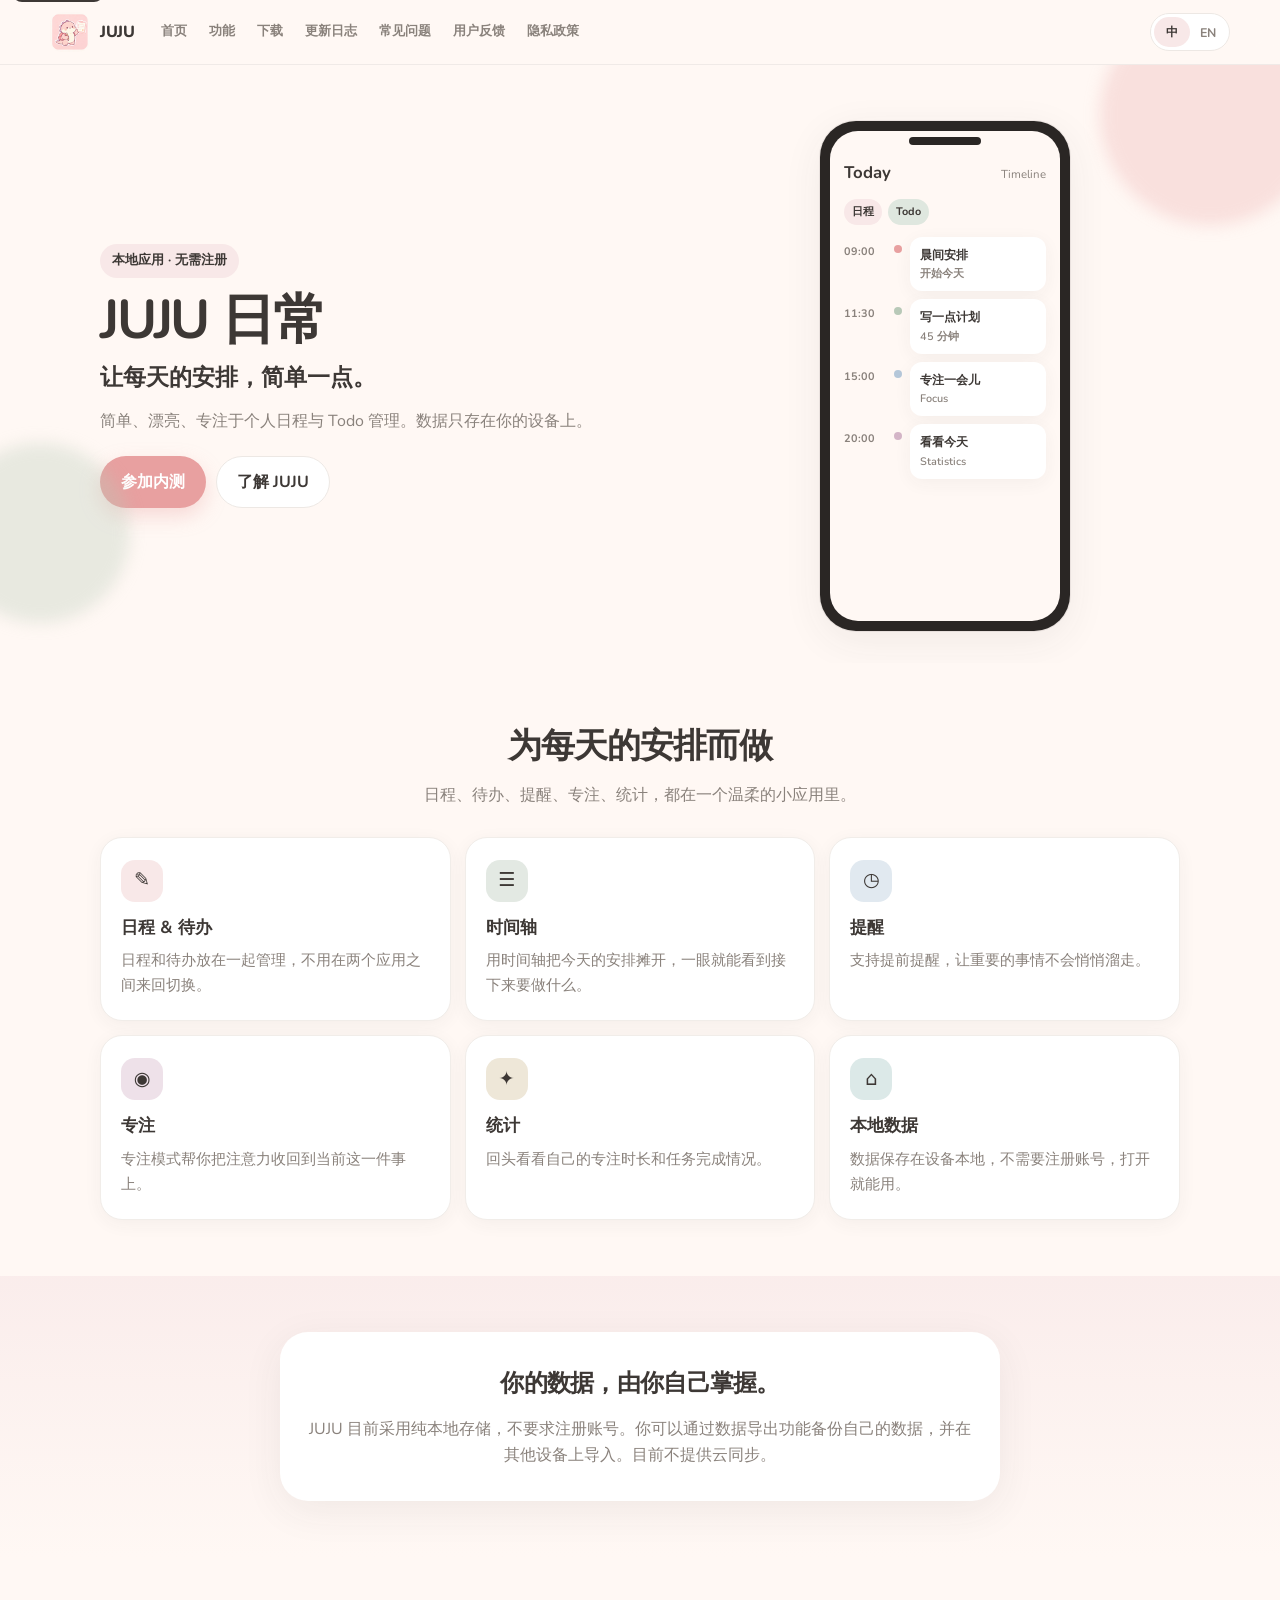
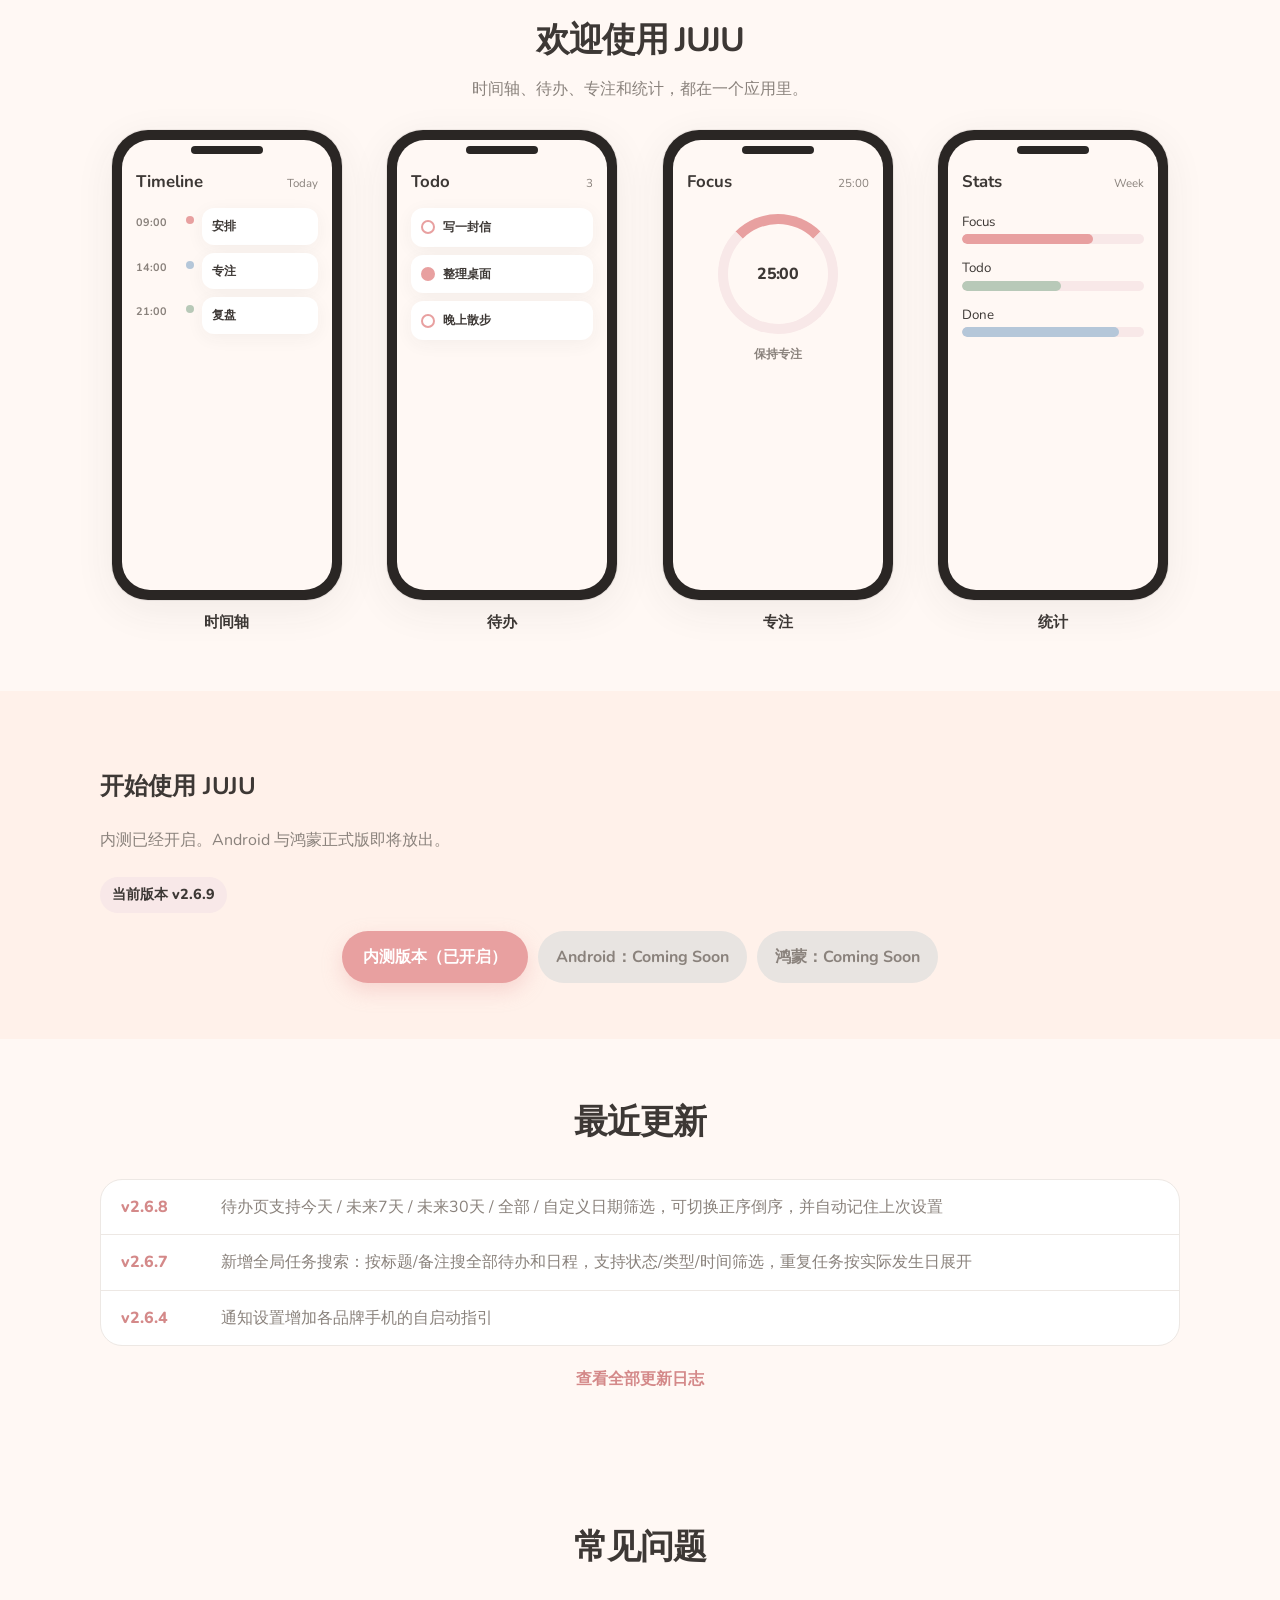
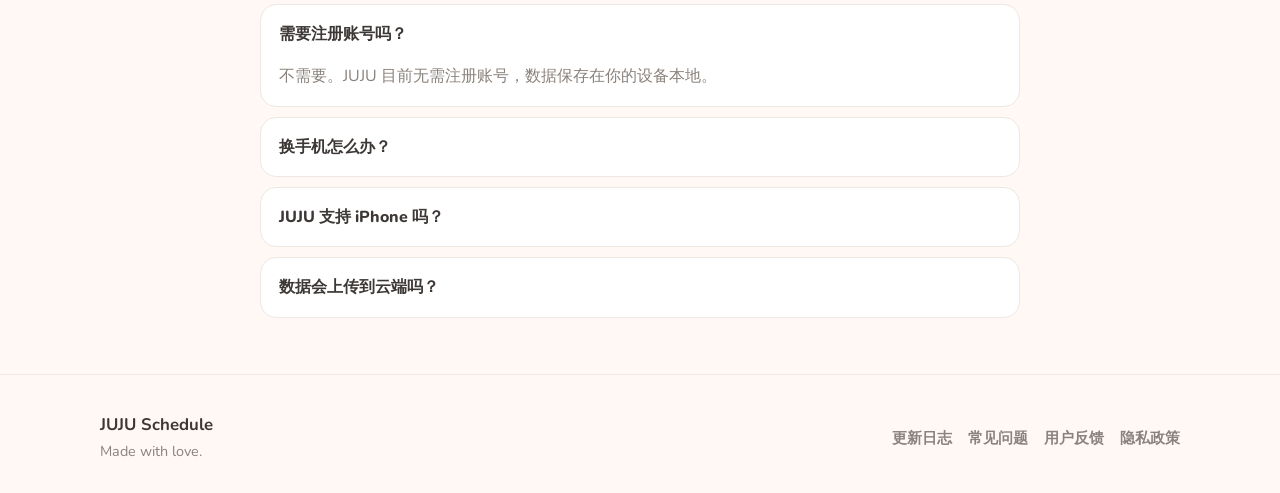
<file: website/index.html>
<!DOCTYPE html>
<html lang="zh-CN">
  <head>
    <meta charset="UTF-8" />
    <meta name="viewport" content="width=device-width, initial-scale=1" />
    <title data-i18n="pageTitle">JUJU Schedule — 让每天的安排，简单一点</title>
    <meta
      name="description"
      content="JUJU Schedule 是一个简单、漂亮、专注于个人日程与 Todo 管理的本地应用。无需注册，数据保存在你的设备上。"
    />
    <meta name="theme-color" content="#FFF8F4" />
    <link rel="canonical" href="./" />
    <link rel="icon" type="image/png" href="assets/logo.png" />
    <link rel="apple-touch-icon" href="assets/logo.png" />
    <meta property="og:type" content="website" />
    <meta property="og:site_name" content="JUJU Schedule" />
    <meta property="og:title" content="JUJU Schedule — 让每天的安排，简单一点" />
    <meta
      property="og:description"
      content="简单、漂亮的个人日程与 Todo 应用。本地存储，无需注册。"
    />
    <meta property="og:image" content="assets/og-image.png" />
    <!-- 绑定域名后请改成绝对地址，例如 https://your.domain/assets/og-image.png -->
    <meta name="twitter:card" content="summary_large_image" />
    <meta name="twitter:title" content="JUJU Schedule" />
    <meta
      name="twitter:description"
      content="让每天的安排，简单一点。"
    />
    <meta name="twitter:image" content="assets/og-image.png" />
    <link rel="preconnect" href="https://fonts.googleapis.com" />
    <link rel="preconnect" href="https://fonts.gstatic.com" crossorigin />
    <link
      href="https://fonts.googleapis.com/css2?family=Nunito:wght@500;600;700;800&display=swap"
      rel="stylesheet"
    />
    <link rel="stylesheet" href="css/style.css" />
    <script type="application/ld+json">
      {
        "@context": "https://schema.org",
        "@type": "SoftwareApplication",
        "name": "JUJU Schedule",
        "alternateName": "JUJU日常",
        "applicationCategory": "LifestyleApplication",
        "operatingSystem": "Android",
        "description": "简单、漂亮、专注于个人日程与 Todo 管理的本地应用。",
        "offers": { "@type": "Offer", "price": "0", "priceCurrency": "CNY" }
      }
    </script>
  </head>
  <body>
    <a class="skip" href="#main" data-i18n="skip">跳到正文</a>
    <header class="header">
      <div class="wrap header-inner">
        <a class="brand" href="index.html">
          <img src="assets/logo.png" alt="JUJU" width="40" height="40" />
          JUJU
        </a>
        <nav class="nav" aria-label="Primary">
          <a href="index.html" data-i18n="home">首页</a>
          <a href="index.html#features" data-i18n="navFeatures">功能</a>
          <a href="index.html#download" data-i18n="navDownload">下载</a>
          <a href="changelog.html" data-i18n="navChangelog">更新日志</a>
          <a href="faq.html" data-i18n="navFaq">常见问题</a>
          <a href="feedback.html" data-i18n="navFeedback">用户反馈</a>
          <a href="privacy.html" data-i18n="navPrivacyPage">隐私政策</a>
        </nav>
        <div class="header-actions">
          <div class="lang-toggle" role="group" aria-label="Language">
            <button type="button" data-lang="zh" aria-pressed="true">中</button>
            <button type="button" data-lang="en" aria-pressed="false">EN</button>
          </div>
          <button
            class="menu-btn"
            type="button"
            aria-expanded="false"
            data-i18n-aria="menu"
            aria-label="菜单"
          >
            <svg width="22" height="22" viewBox="0 0 24 24" fill="none" aria-hidden="true">
              <path d="M4 7h16M4 12h16M4 17h16" stroke="currentColor" stroke-width="2" stroke-linecap="round"/>
            </svg>
          </button>
        </div>
      </div>
      <div class="nav-drawer">
        <nav class="wrap">
          <a href="index.html" data-i18n="home">首页</a>
          <a href="index.html#features" data-i18n="navFeatures">功能</a>
          <a href="index.html#download" data-i18n="navDownload">下载</a>
          <a href="changelog.html" data-i18n="navChangelog">更新日志</a>
          <a href="faq.html" data-i18n="navFaq">常见问题</a>
          <a href="feedback.html" data-i18n="navFeedback">用户反馈</a>
          <a href="privacy.html" data-i18n="navPrivacyPage">隐私政策</a>
        </nav>
      </div>
    </header>

    <main id="main">
      <section class="hero">
        <div class="wrap hero-grid">
          <div class="reveal">
            <span class="eyebrow" data-i18n="heroEyebrow">本地应用 · 无需注册</span>
            <h1 data-i18n="heroTitle">JUJU Schedule</h1>
            <p class="tagline" data-i18n="heroTagline">让每天的安排，简单一点。</p>
            <p class="hero-desc" data-i18n="heroDesc">
              简单、漂亮、专注于个人日程与 Todo 管理。数据只存在你的设备上。
            </p>
            <div class="hero-cta">
              <a class="btn btn-primary" data-download="beta" href="#download" data-i18n="ctaDownload">参加内测</a>
              <a class="btn btn-ghost" href="#features" data-i18n="ctaLearn">了解 JUJU</a>
            </div>
          </div>
          <div class="hero-visual reveal">
            <div class="phone lg" aria-hidden="true">
              <div class="phone-notch"></div>
              <div class="phone-screen">
                <div class="ui-top">
                  <strong>Today</strong>
                  <span>Timeline</span>
                </div>
                <div class="chip-row">
                  <span class="chip">日程</span>
                  <span class="chip sage">Todo</span>
                </div>
                <div class="tl">
                  <div class="tl-item">
                    <span class="tl-time">09:00</span>
                    <span class="tl-dot"></span>
                    <div class="tl-card">晨间安排 <small>开始今天</small></div>
                  </div>
                  <div class="tl-item">
                    <span class="tl-time">11:30</span>
                    <span class="tl-dot" style="background:#b8c9b8"></span>
                    <div class="tl-card">写一点计划 <small>45 分钟</small></div>
                  </div>
                  <div class="tl-item">
                    <span class="tl-time">15:00</span>
                    <span class="tl-dot" style="background:#b5c7d9"></span>
                    <div class="tl-card">专注一会儿 <small>Focus</small></div>
                  </div>
                  <div class="tl-item">
                    <span class="tl-time">20:00</span>
                    <span class="tl-dot" style="background:#d4b5c7"></span>
                    <div class="tl-card">看看今天 <small>Statistics</small></div>
                  </div>
                </div>
              </div>
            </div>
          </div>
        </div>
      </section>

      <section id="features">
        <div class="wrap">
          <div class="section-head">
            <h2 data-i18n="featuresTitle">为每天的安排而做</h2>
            <p data-i18n="featuresLead">日程、待办、提醒、专注、统计，都在一个温柔的小应用里。</p>
          </div>
          <div class="feature-grid">
            <article class="card feature-card">
              <div class="icon bg-pink" aria-hidden="true">✎</div>
              <h3 data-i18n="feat1Title">日程 & Todo</h3>
              <p data-i18n="feat1Body">日程和待办放在一起管理，不用在两个应用之间来回切换。</p>
            </article>
            <article class="card feature-card">
              <div class="icon bg-sage" aria-hidden="true">☰</div>
              <h3 data-i18n="feat2Title">Timeline</h3>
              <p data-i18n="feat2Body">用时间轴把今天的安排摊开，一眼就能看到接下来要做什么。</p>
            </article>
            <article class="card feature-card">
              <div class="icon bg-blue" aria-hidden="true">◷</div>
              <h3 data-i18n="feat3Title">Reminder</h3>
              <p data-i18n="feat3Body">支持提前提醒，让重要的事情不会悄悄溜走。</p>
            </article>
            <article class="card feature-card">
              <div class="icon bg-lavender" aria-hidden="true">◉</div>
              <h3 data-i18n="feat4Title">Focus</h3>
              <p data-i18n="feat4Body">专注模式帮你把注意力收回到当前这一件事上。</p>
            </article>
            <article class="card feature-card">
              <div class="icon bg-gold" aria-hidden="true">✦</div>
              <h3 data-i18n="feat5Title">Statistics</h3>
              <p data-i18n="feat5Body">回头看看自己的专注时长和任务完成情况。</p>
            </article>
            <article class="card feature-card">
              <div class="icon bg-teal" aria-hidden="true">⌂</div>
              <h3 data-i18n="feat6Title">本地数据</h3>
              <p data-i18n="feat6Body">数据保存在设备本地，不需要注册账号，打开就能用。</p>
            </article>
          </div>
        </div>
      </section>

      <section id="data" class="data-band">
        <div class="wrap">
          <div class="data-panel">
            <h2 data-i18n="dataTitle">你的数据，由你自己掌握。</h2>
            <p data-i18n="dataBody">
              JUJU 目前采用纯本地存储，不要求注册账号。你可以通过数据导出功能备份自己的数据，并在其他设备上导入。目前不提供云同步。
            </p>
          </div>
        </div>
      </section>

      <section id="shots">
        <div class="wrap">
          <div class="section-head">
            <h2 data-i18n="shotsTitle">在 JUJU 里</h2>
            <p data-i18n="shotsLead">时间轴、待办、专注和统计，都在一个应用里。</p>
          </div>
          <div class="shot-grid">
            <figure class="shot-item">
              <div class="phone" aria-hidden="true">
                <div class="phone-notch"></div>
                <div class="phone-screen">
                  <div class="ui-top"><strong>Timeline</strong><span>Today</span></div>
                  <div class="tl">
                    <div class="tl-item"><span class="tl-time">09:00</span><span class="tl-dot"></span><div class="tl-card">安排</div></div>
                    <div class="tl-item"><span class="tl-time">14:00</span><span class="tl-dot" style="background:#b5c7d9"></span><div class="tl-card">专注</div></div>
                    <div class="tl-item"><span class="tl-time">21:00</span><span class="tl-dot" style="background:#b8c9b8"></span><div class="tl-card">复盘</div></div>
                  </div>
                </div>
              </div>
              <h3 data-i18n="shot1">Timeline</h3>
            </figure>
            <figure class="shot-item">
              <div class="phone" aria-hidden="true">
                <div class="phone-notch"></div>
                <div class="phone-screen">
                  <div class="ui-top"><strong>Todo</strong><span>3</span></div>
                  <div class="todo-row"><span class="dot-check"></span>写一封信</div>
                  <div class="todo-row"><span class="dot-check on"></span>整理桌面</div>
                  <div class="todo-row"><span class="dot-check"></span>晚上散步</div>
                </div>
              </div>
              <h3 data-i18n="shot2">Todo</h3>
            </figure>
            <figure class="shot-item">
              <div class="phone" aria-hidden="true">
                <div class="phone-notch"></div>
                <div class="phone-screen">
                  <div class="ui-top"><strong>Focus</strong><span>25:00</span></div>
                  <div class="focus-ring">25:00</div>
                  <p class="placeholder-label" style="text-align:center">保持专注</p>
                </div>
              </div>
              <h3 data-i18n="shot3">Focus</h3>
            </figure>
            <figure class="shot-item">
              <div class="phone" aria-hidden="true">
                <div class="phone-notch"></div>
                <div class="phone-screen">
                  <div class="ui-top"><strong>Stats</strong><span>Week</span></div>
                  <div class="stat-bars">
                    <div><small>Focus</small><div class="bar"><span style="width:72%"></span></div></div>
                    <div><small>Todo</small><div class="bar sage"><span style="width:54%"></span></div></div>
                    <div><small>Done</small><div class="bar blue"><span style="width:86%"></span></div></div>
                  </div>
                </div>
              </div>
              <h3 data-i18n="shot4">Statistics</h3>
            </figure>
          </div>
        </div>
      </section>

      <section id="download" class="download-band">
        <div class="wrap">
          <div class="download-panel">
            <h2 data-i18n="downloadTitle">开始使用 JUJU</h2>
            <p data-i18n="downloadLead">内测已经开启。Android 与鸿蒙正式版即将放出。</p>
            <div class="version-pill"><span data-i18n="currentVersion">当前版本</span>&nbsp;<span data-version>v2.6.7</span></div>
            <div class="download-actions">
              <a class="btn btn-primary" data-download="beta" href="#download" data-i18n="downloadBeta">内测版本（已开启）</a>
              <span class="coming-soon" data-i18n="downloadAndroidSoon">Android：Coming Soon</span>
              <span class="coming-soon" data-i18n="downloadHarmonySoon">鸿蒙：Coming Soon</span>
            </div>
          </div>
        </div>
      </section>

      <section id="changelog">
        <div class="wrap">
          <div class="section-head">
            <h2 data-i18n="changelogTitle">最近更新</h2>
          </div>
          <div class="changelog-list" data-changelog="preview"></div>
          <p class="center-link">
            <a href="changelog.html" data-i18n="changelogMore">查看全部更新日志</a>
          </p>
        </div>
      </section>

      <section id="faq">
        <div class="wrap">
          <div class="section-head">
            <h2 data-i18n="faqTitle">常见问题</h2>
          </div>
          <div class="faq-list">
            <details class="faq-item" open>
              <summary data-i18n="faq1Q">需要注册账号吗？</summary>
              <p data-i18n="faq1A">不需要。JUJU 目前无需注册账号，数据保存在你的设备本地。</p>
            </details>
            <details class="faq-item">
              <summary data-i18n="faq2Q">换手机怎么办？</summary>
              <p data-i18n="faq2A">可以先在旧设备导出数据，再在新设备导入。</p>
            </details>
            <details class="faq-item">
              <summary data-i18n="faq3Q">JUJU 支持 iPhone 吗？</summary>
              <p data-i18n="faq3A">目前主要提供 Android 版本，iOS 版本暂未上线。</p>
            </details>
            <details class="faq-item">
              <summary data-i18n="faq4Q">数据会上传到云端吗？</summary>
              <p data-i18n="faq4A">目前 JUJU 采用本地存储，不提供云同步。</p>
            </details>
          </div>
        </div>
      </section>
    </main>

    <footer class="footer">
      <div class="wrap footer-inner">
        <div class="footer-brand">
          <strong>JUJU Schedule</strong>
          <span data-i18n="footerLove">Made with love.</span>
        </div>
        <nav class="footer-links">
          <a href="changelog.html" data-i18n="footerChangelog">更新日志</a>
          <a href="faq.html" data-i18n="navFaq">常见问题</a>
          <a href="feedback.html" data-i18n="footerFeedback">用户反馈</a>
          <a href="privacy.html" data-i18n="footerPrivacy">隐私政策</a>
          <a data-link="github" href="#" target="_blank" rel="noopener noreferrer" hidden data-i18n="footerGitHub">GitHub</a>
          <a data-link="xiaohongshu" href="#" target="_blank" rel="noopener noreferrer" hidden data-i18n="footerXhs">小红书</a>
        </nav>
      </div>
    </footer>

    <script src="js/config.js"></script>
    <script src="js/i18n.js"></script>
    <script src="js/main.js"></script>
  </body>
</html>
</file>
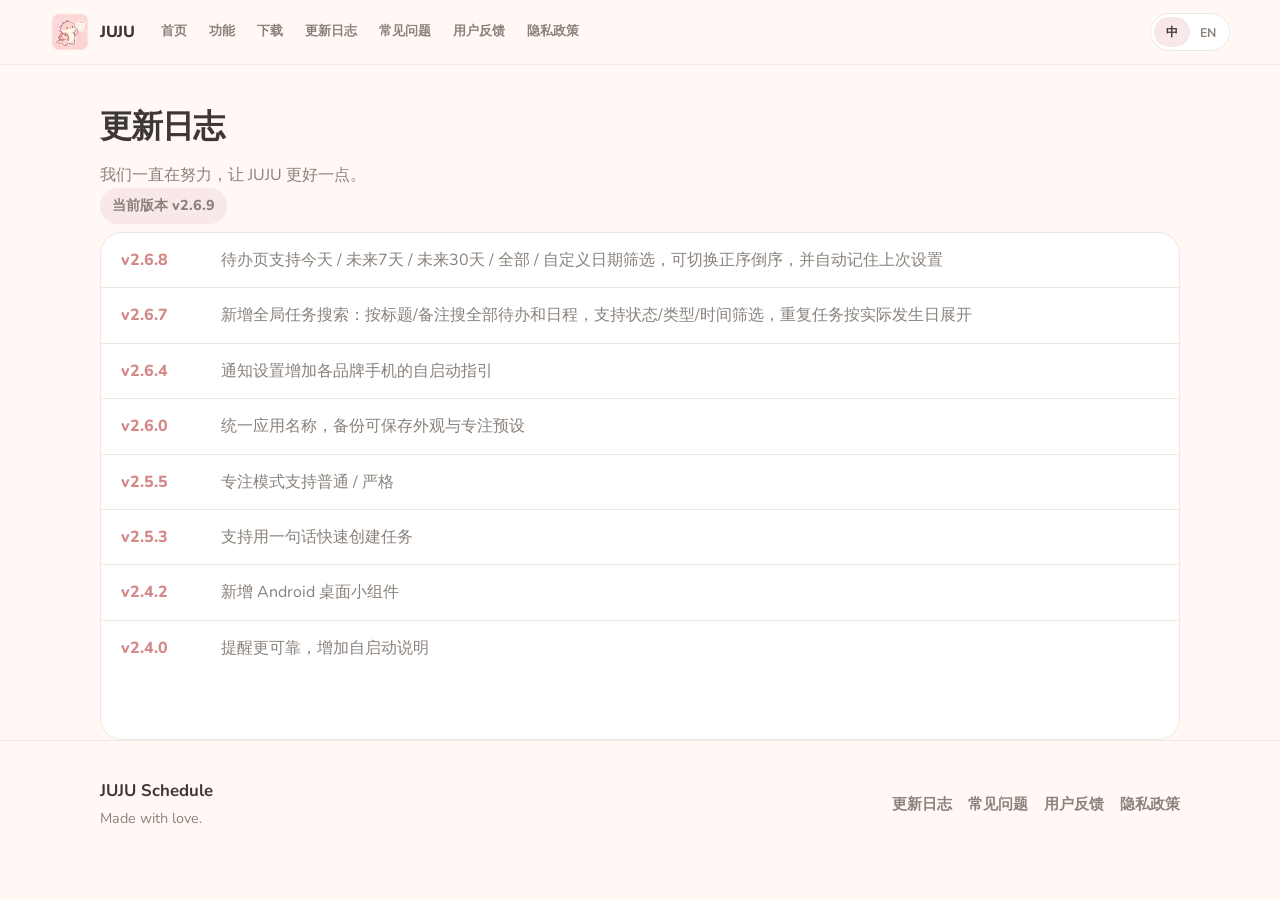
<file: website/changelog.html>
<!DOCTYPE html>
<html lang="zh-CN">
  <head>
    <meta charset="UTF-8" />
    <meta name="viewport" content="width=device-width, initial-scale=1" />
    <title data-i18n="changelogDocTitle">更新日志 — JUJU Schedule</title>
    <meta name="description" content="JUJU Schedule 版本更新日志。" />
    <meta name="theme-color" content="#FFF8F4" />
    <link rel="canonical" href="./changelog.html" />
    <link rel="icon" type="image/png" href="assets/logo.png" />
    <link rel="apple-touch-icon" href="assets/logo.png" />
    <meta property="og:title" content="更新日志 — JUJU Schedule" />
    <meta property="og:description" content="JUJU Schedule 版本更新日志。" />
    <meta property="og:image" content="assets/og-image.png" />
    <link rel="preconnect" href="https://fonts.googleapis.com" />
    <link rel="preconnect" href="https://fonts.gstatic.com" crossorigin />
    <link
      href="https://fonts.googleapis.com/css2?family=Nunito:wght@500;600;700;800&display=swap"
      rel="stylesheet"
    />
    <link rel="stylesheet" href="css/style.css" />
  </head>
  <body>
    <header class="header">
      <div class="wrap header-inner">
        <a class="brand" href="index.html">
          <img src="assets/logo.png" alt="JUJU" width="40" height="40" />
          JUJU
        </a>
        <nav class="nav" aria-label="Primary">
          <a href="index.html" data-i18n="home">首页</a>
          <a href="index.html#features" data-i18n="navFeatures">功能</a>
          <a href="index.html#download" data-i18n="navDownload">下载</a>
          <a href="changelog.html" data-i18n="navChangelog">更新日志</a>
          <a href="faq.html" data-i18n="navFaq">常见问题</a>
          <a href="feedback.html" data-i18n="navFeedback">用户反馈</a>
          <a href="privacy.html" data-i18n="navPrivacyPage">隐私政策</a>
        </nav>
        <div class="header-actions">
          <div class="lang-toggle" role="group" aria-label="Language">
            <button type="button" data-lang="zh" aria-pressed="true">中</button>
            <button type="button" data-lang="en" aria-pressed="false">EN</button>
          </div>
          <button class="menu-btn" type="button" aria-expanded="false" aria-label="菜单" data-i18n-aria="menu">
            <svg width="22" height="22" viewBox="0 0 24 24" fill="none" aria-hidden="true">
              <path d="M4 7h16M4 12h16M4 17h16" stroke="currentColor" stroke-width="2" stroke-linecap="round"/>
            </svg>
          </button>
        </div>
      </div>
      <div class="nav-drawer">
        <nav class="wrap">
          <a href="index.html" data-i18n="home">首页</a>
          <a href="index.html#features" data-i18n="navFeatures">功能</a>
          <a href="index.html#download" data-i18n="navDownload">下载</a>
          <a href="changelog.html" data-i18n="navChangelog">更新日志</a>
          <a href="faq.html" data-i18n="navFaq">常见问题</a>
          <a href="feedback.html" data-i18n="navFeedback">用户反馈</a>
          <a href="privacy.html" data-i18n="navPrivacyPage">隐私政策</a>
        </nav>
      </div>
    </header>

    <main class="wrap">
      <div class="page-hero">
        <h1 data-i18n="changelogPageTitle">更新日志</h1>
        <p data-i18n="changelogPageLead">我们一直在努力，让 JUJU 更好一点。</p>
        <p class="version-pill"><span data-i18n="currentVersion">当前版本</span>&nbsp;<span data-version>v2.6.7</span></p>
      </div>
      <div class="changelog-list" data-changelog="full" style="padding-bottom: 64px"></div>
    </main>

    <footer class="footer">
      <div class="wrap footer-inner">
        <div class="footer-brand">
          <strong>JUJU Schedule</strong>
          <span data-i18n="footerLove">Made with love.</span>
        </div>
        <nav class="footer-links">
          <a href="changelog.html" data-i18n="footerChangelog">更新日志</a>
          <a href="faq.html" data-i18n="navFaq">常见问题</a>
          <a href="feedback.html" data-i18n="footerFeedback">用户反馈</a>
          <a href="privacy.html" data-i18n="footerPrivacy">隐私政策</a>
          <a data-link="github" href="#" hidden data-i18n="footerGitHub">GitHub</a>
          <a data-link="xiaohongshu" href="#" hidden data-i18n="footerXhs">小红书</a>
        </nav>
      </div>
    </footer>
    <script src="js/config.js"></script>
    <script src="js/i18n.js"></script>
    <script src="js/main.js"></script>
  </body>
</html>
</file>
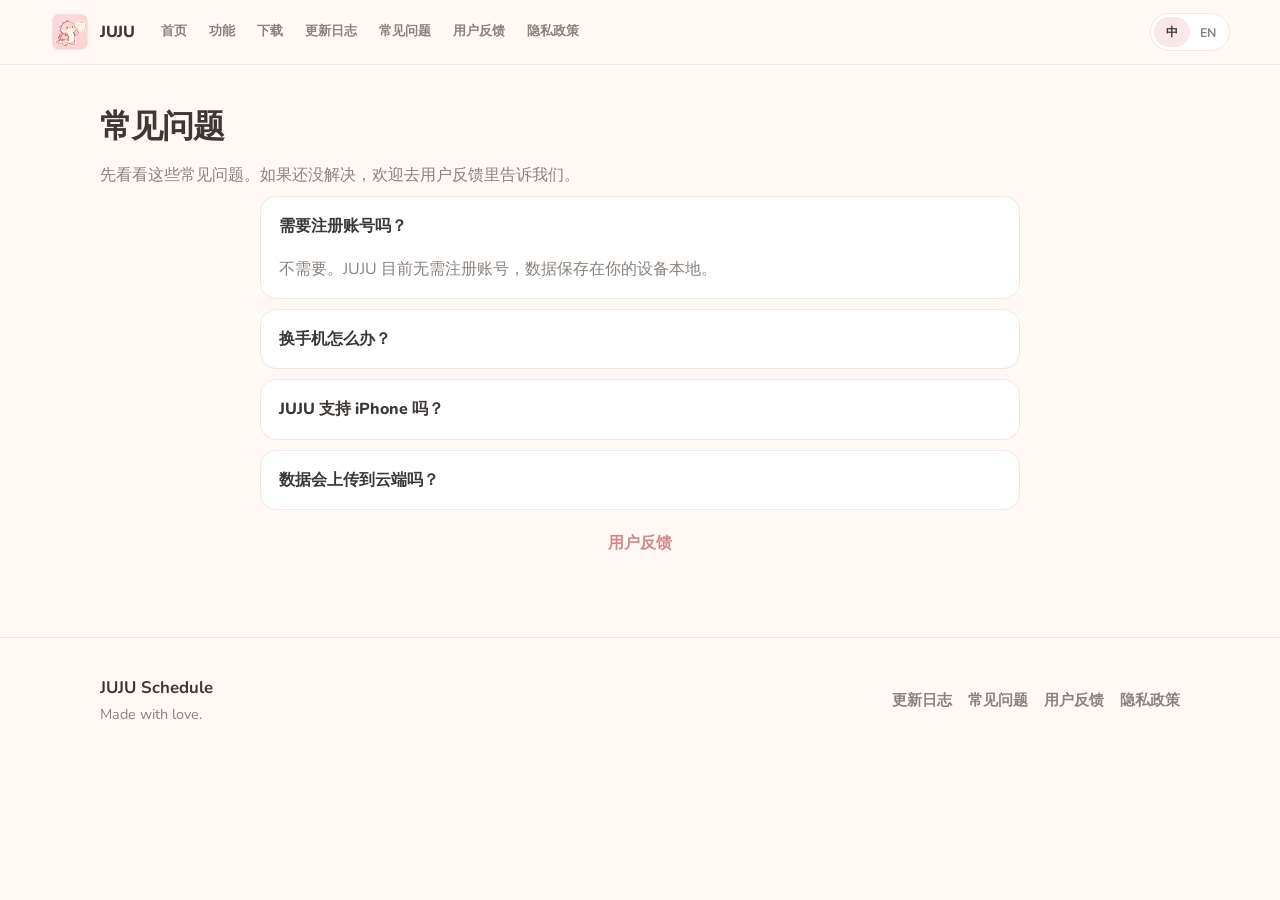
<file: website/faq.html>
<!DOCTYPE html>
<html lang="zh-CN">
  <head>
    <meta charset="UTF-8" />
    <meta name="viewport" content="width=device-width, initial-scale=1" />
    <title data-i18n="faqDocTitle">常见问题 — JUJU Schedule</title>
    <meta name="description" content="JUJU Schedule 常见问题：账号、换机、iPhone、数据是否上传云端。" />
    <meta name="theme-color" content="#FFF8F4" />
    <link rel="canonical" href="./faq.html" />
    <link rel="icon" type="image/png" href="assets/logo.png" />
    <link rel="apple-touch-icon" href="assets/logo.png" />
    <meta property="og:title" content="常见问题 — JUJU Schedule" />
    <meta property="og:description" content="JUJU Schedule 常见问题。" />
    <meta property="og:image" content="assets/og-image.png" />
    <link rel="preconnect" href="https://fonts.googleapis.com" />
    <link rel="preconnect" href="https://fonts.gstatic.com" crossorigin />
    <link
      href="https://fonts.googleapis.com/css2?family=Nunito:wght@500;600;700;800&display=swap"
      rel="stylesheet"
    />
    <link rel="stylesheet" href="css/style.css" />
  </head>
  <body>
    <header class="header">
      <div class="wrap header-inner">
        <a class="brand" href="index.html">
          <img src="assets/logo.png" alt="JUJU" width="40" height="40" />
          JUJU
        </a>
        <nav class="nav" aria-label="Primary">
          <a href="index.html" data-i18n="home">首页</a>
          <a href="index.html#features" data-i18n="navFeatures">功能</a>
          <a href="index.html#download" data-i18n="navDownload">下载</a>
          <a href="changelog.html" data-i18n="navChangelog">更新日志</a>
          <a href="faq.html" data-i18n="navFaq">常见问题</a>
          <a href="feedback.html" data-i18n="navFeedback">用户反馈</a>
          <a href="privacy.html" data-i18n="navPrivacyPage">隐私政策</a>
        </nav>
        <div class="header-actions">
          <div class="lang-toggle" role="group" aria-label="Language">
            <button type="button" data-lang="zh" aria-pressed="true">中</button>
            <button type="button" data-lang="en" aria-pressed="false">EN</button>
          </div>
          <button class="menu-btn" type="button" aria-expanded="false" aria-label="菜单" data-i18n-aria="menu">
            <svg width="22" height="22" viewBox="0 0 24 24" fill="none" aria-hidden="true">
              <path d="M4 7h16M4 12h16M4 17h16" stroke="currentColor" stroke-width="2" stroke-linecap="round"/>
            </svg>
          </button>
        </div>
      </div>
      <div class="nav-drawer">
        <nav class="wrap">
          <a href="index.html" data-i18n="home">首页</a>
          <a href="index.html#features" data-i18n="navFeatures">功能</a>
          <a href="index.html#download" data-i18n="navDownload">下载</a>
          <a href="changelog.html" data-i18n="navChangelog">更新日志</a>
          <a href="faq.html" data-i18n="navFaq">常见问题</a>
          <a href="feedback.html" data-i18n="navFeedback">用户反馈</a>
          <a href="privacy.html" data-i18n="navPrivacyPage">隐私政策</a>
        </nav>
      </div>
    </header>

    <main class="wrap" style="padding-bottom: 64px">
      <div class="page-hero">
        <h1 data-i18n="faqTitle">常见问题</h1>
        <p data-i18n="faqPageLead">先看看这些常见问题。如果还没解决，欢迎去用户反馈里告诉我们。</p>
      </div>
      <div class="faq-list">
        <details class="faq-item" open>
          <summary data-i18n="faq1Q">需要注册账号吗？</summary>
          <p data-i18n="faq1A">不需要。JUJU 目前无需注册账号，数据保存在你的设备本地。</p>
        </details>
        <details class="faq-item">
          <summary data-i18n="faq2Q">换手机怎么办？</summary>
          <p data-i18n="faq2A">可以先在旧设备导出数据，再在新设备导入。</p>
        </details>
        <details class="faq-item">
          <summary data-i18n="faq3Q">JUJU 支持 iPhone 吗？</summary>
          <p data-i18n="faq3A">目前主要提供 Android 版本，iOS 版本暂未上线。</p>
        </details>
        <details class="faq-item">
          <summary data-i18n="faq4Q">数据会上传到云端吗？</summary>
          <p data-i18n="faq4A">目前 JUJU 采用本地存储，不提供云同步。</p>
        </details>
      </div>
      <p class="center-link">
        <a href="feedback.html" data-i18n="navFeedback">用户反馈</a>
      </p>
    </main>

    <footer class="footer">
      <div class="wrap footer-inner">
        <div class="footer-brand">
          <strong>JUJU Schedule</strong>
          <span data-i18n="footerLove">Made with love.</span>
        </div>
        <nav class="footer-links">
          <a href="changelog.html" data-i18n="footerChangelog">更新日志</a>
          <a href="faq.html" data-i18n="navFaq">常见问题</a>
          <a href="feedback.html" data-i18n="footerFeedback">用户反馈</a>
          <a href="privacy.html" data-i18n="footerPrivacy">隐私政策</a>
          <a data-link="github" href="#" hidden data-i18n="footerGitHub">GitHub</a>
          <a data-link="xiaohongshu" href="#" hidden data-i18n="footerXhs">小红书</a>
        </nav>
      </div>
    </footer>
    <script src="js/config.js"></script>
    <script src="js/i18n.js"></script>
    <script src="js/main.js"></script>
  </body>
</html>
</file>
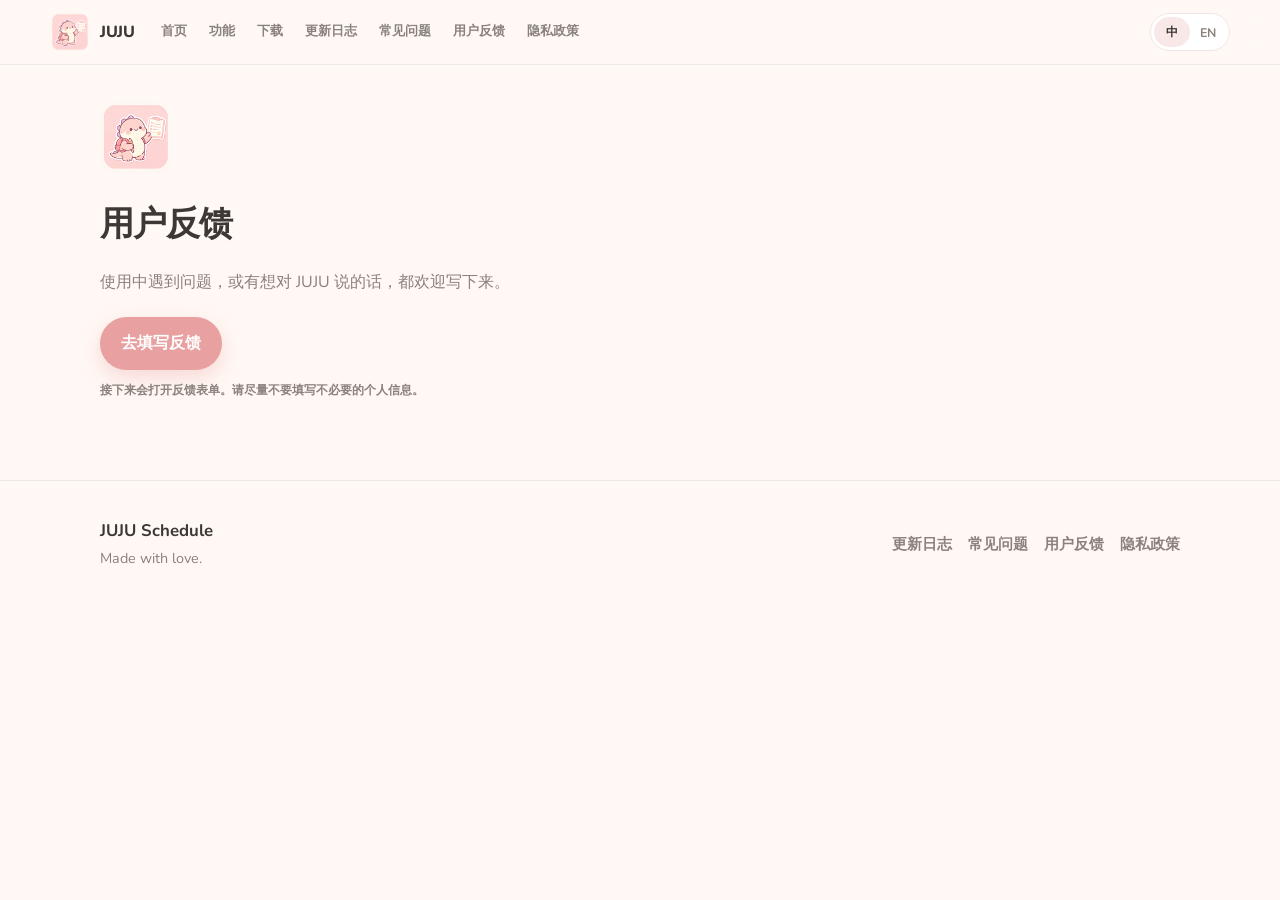
<file: website/feedback.html>
<!DOCTYPE html>
<html lang="zh-CN">
  <head>
    <meta charset="UTF-8" />
    <meta name="viewport" content="width=device-width, initial-scale=1" />
    <title data-i18n="feedbackDocTitle">用户反馈 — JUJU Schedule</title>
    <meta name="description" content="向 JUJU Schedule 反馈问题或建议。" />
    <meta name="theme-color" content="#FFF8F4" />
    <link rel="canonical" href="./feedback.html" />
    <link rel="icon" type="image/png" href="assets/logo.png" />
    <link rel="apple-touch-icon" href="assets/logo.png" />
    <meta property="og:title" content="用户反馈 — JUJU Schedule" />
    <meta property="og:description" content="向 JUJU Schedule 反馈问题或建议。" />
    <meta property="og:image" content="assets/og-image.png" />
    <link rel="preconnect" href="https://fonts.googleapis.com" />
    <link rel="preconnect" href="https://fonts.gstatic.com" crossorigin />
    <link
      href="https://fonts.googleapis.com/css2?family=Nunito:wght@500;600;700;800&display=swap"
      rel="stylesheet"
    />
    <link rel="stylesheet" href="css/style.css" />
  </head>
  <body>
    <header class="header">
      <div class="wrap header-inner">
        <a class="brand" href="index.html">
          <img src="assets/logo.png" alt="JUJU" width="40" height="40" />
          JUJU
        </a>
        <nav class="nav" aria-label="Primary">
          <a href="index.html" data-i18n="home">首页</a>
          <a href="index.html#features" data-i18n="navFeatures">功能</a>
          <a href="index.html#download" data-i18n="navDownload">下载</a>
          <a href="changelog.html" data-i18n="navChangelog">更新日志</a>
          <a href="faq.html" data-i18n="navFaq">常见问题</a>
          <a href="feedback.html" data-i18n="navFeedback">用户反馈</a>
          <a href="privacy.html" data-i18n="navPrivacyPage">隐私政策</a>
        </nav>
        <div class="header-actions">
          <div class="lang-toggle" role="group" aria-label="Language">
            <button type="button" data-lang="zh" aria-pressed="true">中</button>
            <button type="button" data-lang="en" aria-pressed="false">EN</button>
          </div>
          <button class="menu-btn" type="button" aria-expanded="false" aria-label="菜单" data-i18n-aria="menu">
            <svg width="22" height="22" viewBox="0 0 24 24" fill="none" aria-hidden="true">
              <path d="M4 7h16M4 12h16M4 17h16" stroke="currentColor" stroke-width="2" stroke-linecap="round"/>
            </svg>
          </button>
        </div>
      </div>
      <div class="nav-drawer">
        <nav class="wrap">
          <a href="index.html" data-i18n="home">首页</a>
          <a href="index.html#features" data-i18n="navFeatures">功能</a>
          <a href="index.html#download" data-i18n="navDownload">下载</a>
          <a href="changelog.html" data-i18n="navChangelog">更新日志</a>
          <a href="faq.html" data-i18n="navFaq">常见问题</a>
          <a href="feedback.html" data-i18n="navFeedback">用户反馈</a>
          <a href="privacy.html" data-i18n="navPrivacyPage">隐私政策</a>
        </nav>
      </div>
    </header>

    <main class="wrap" style="padding: 36px 0 80px">
      <div class="download-panel">
        <img src="assets/logo.png" alt="" width="72" height="72" style="margin: 0 auto 16px; border-radius: 18px" />
        <h1 data-i18n="feedbackPageTitle">用户反馈</h1>
        <p data-i18n="feedbackLead">使用中遇到问题，或有想对 JUJU 说的话，都欢迎写下来。</p>
        <p style="margin: 22px 0 10px">
          <a
            class="btn btn-primary"
            data-link="feedback-form"
            href="https://nacrsidy.jsjform.com/f/uUxISO"
            target="_blank"
            rel="noopener noreferrer"
            data-i18n="feedbackCta"
          >去填写反馈</a>
        </p>
        <p class="placeholder-label" data-i18n="feedbackNote">接下来会打开反馈表单。请尽量不要填写不必要的个人信息。</p>
      </div>
    </main>

    <footer class="footer">
      <div class="wrap footer-inner">
        <div class="footer-brand">
          <strong>JUJU Schedule</strong>
          <span data-i18n="footerLove">Made with love.</span>
        </div>
        <nav class="footer-links">
          <a href="changelog.html" data-i18n="footerChangelog">更新日志</a>
          <a href="faq.html" data-i18n="navFaq">常见问题</a>
          <a href="feedback.html" data-i18n="footerFeedback">用户反馈</a>
          <a href="privacy.html" data-i18n="footerPrivacy">隐私政策</a>
          <a data-link="github" href="#" hidden data-i18n="footerGitHub">GitHub</a>
          <a data-link="xiaohongshu" href="#" hidden data-i18n="footerXhs">小红书</a>
        </nav>
      </div>
    </footer>
    <script src="js/config.js"></script>
    <script src="js/i18n.js"></script>
    <script src="js/main.js"></script>
  </body>
</html>
</file>
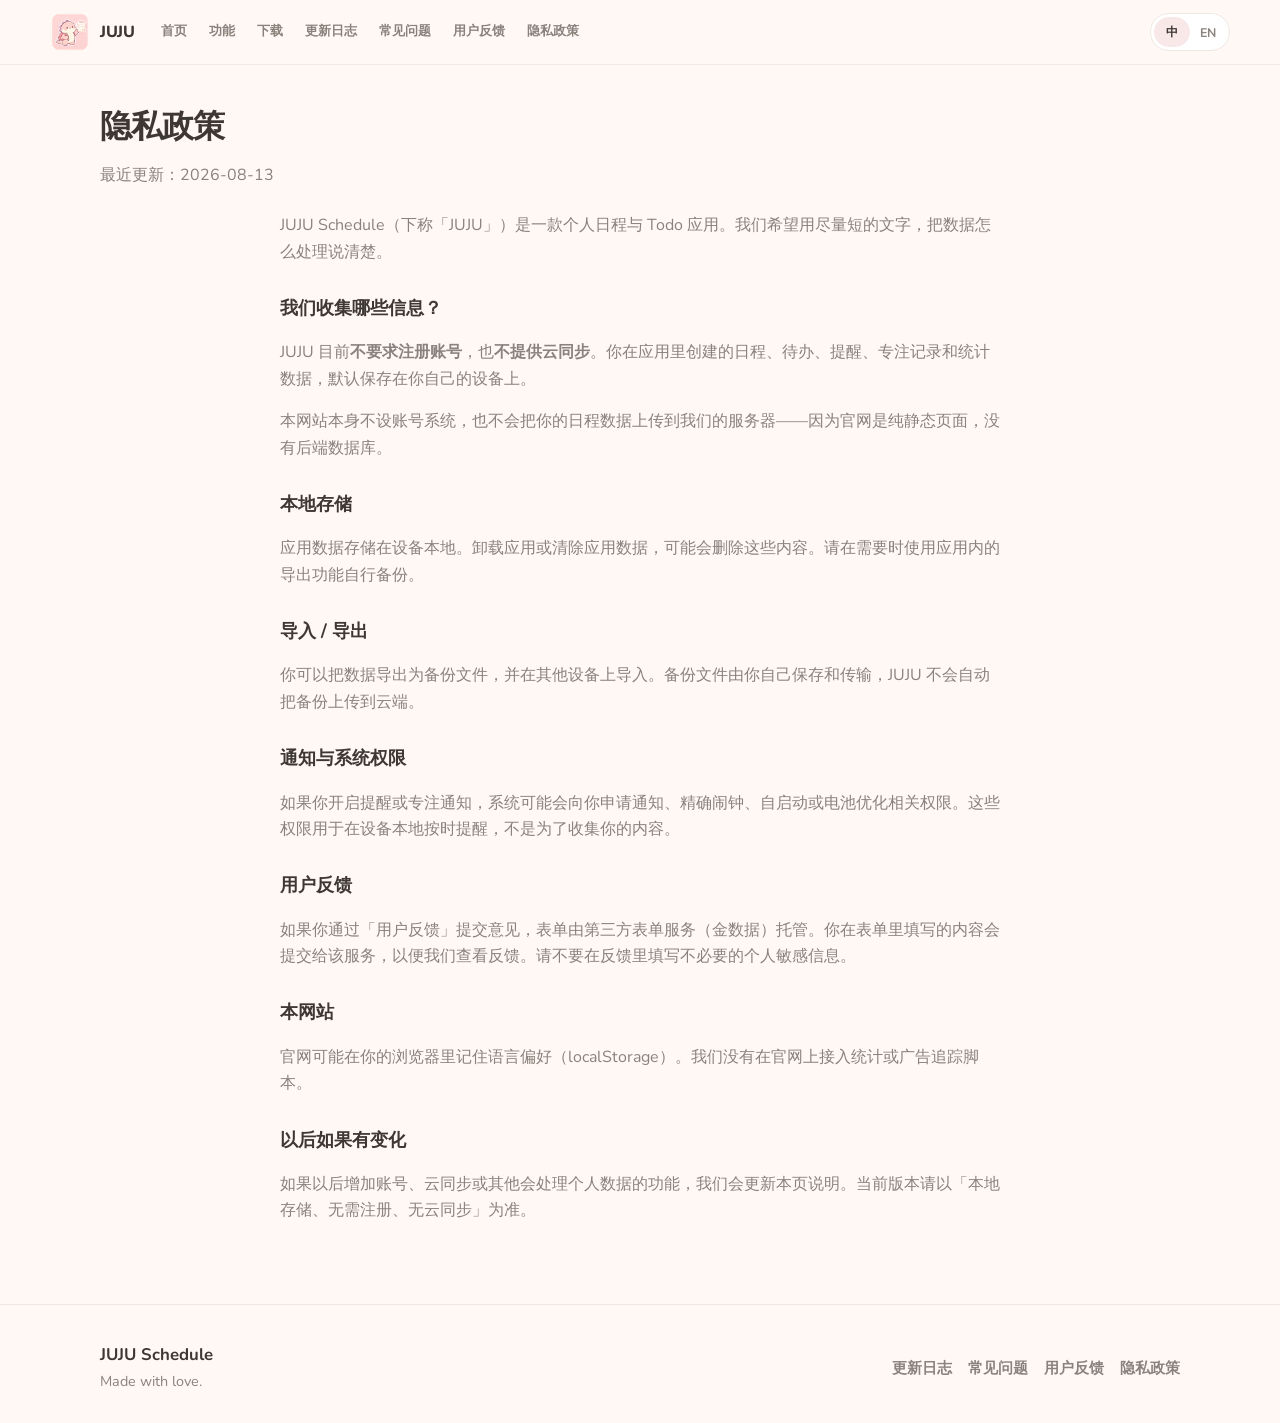
<file: website/privacy.html>
<!DOCTYPE html>
<html lang="zh-CN">
  <head>
    <meta charset="UTF-8" />
    <meta name="viewport" content="width=device-width, initial-scale=1" />
    <title data-i18n="privacyDocTitle">隐私政策 — JUJU Schedule</title>
    <meta
      name="description"
      content="JUJU Schedule 隐私政策：数据保存在设备本地，无需注册账号，目前不提供云同步。"
    />
    <meta name="theme-color" content="#FFF8F4" />
    <link rel="canonical" href="./privacy.html" />
    <link rel="icon" type="image/png" href="assets/logo.png" />
    <link rel="apple-touch-icon" href="assets/logo.png" />
    <meta property="og:title" content="隐私政策 — JUJU Schedule" />
    <meta
      property="og:description"
      content="JUJU Schedule 采用本地存储，不要求注册账号，目前不提供云同步。"
    />
    <meta property="og:image" content="assets/og-image.png" />
    <link rel="preconnect" href="https://fonts.googleapis.com" />
    <link rel="preconnect" href="https://fonts.gstatic.com" crossorigin />
    <link
      href="https://fonts.googleapis.com/css2?family=Nunito:wght@500;600;700;800&display=swap"
      rel="stylesheet"
    />
    <link rel="stylesheet" href="css/style.css" />
  </head>
  <body>
    <header class="header">
      <div class="wrap header-inner">
        <a class="brand" href="index.html">
          <img src="assets/logo.png" alt="JUJU" width="40" height="40" />
          JUJU
        </a>
        <nav class="nav" aria-label="Primary">
          <a href="index.html" data-i18n="home">首页</a>
          <a href="index.html#features" data-i18n="navFeatures">功能</a>
          <a href="index.html#download" data-i18n="navDownload">下载</a>
          <a href="changelog.html" data-i18n="navChangelog">更新日志</a>
          <a href="faq.html" data-i18n="navFaq">常见问题</a>
          <a href="feedback.html" data-i18n="navFeedback">用户反馈</a>
          <a href="privacy.html" data-i18n="navPrivacyPage">隐私政策</a>
        </nav>
        <div class="header-actions">
          <div class="lang-toggle" role="group" aria-label="Language">
            <button type="button" data-lang="zh" aria-pressed="true">中</button>
            <button type="button" data-lang="en" aria-pressed="false">EN</button>
          </div>
          <button class="menu-btn" type="button" aria-expanded="false" aria-label="菜单" data-i18n-aria="menu">
            <svg width="22" height="22" viewBox="0 0 24 24" fill="none" aria-hidden="true">
              <path d="M4 7h16M4 12h16M4 17h16" stroke="currentColor" stroke-width="2" stroke-linecap="round"/>
            </svg>
          </button>
        </div>
      </div>
      <div class="nav-drawer">
        <nav class="wrap">
          <a href="index.html" data-i18n="home">首页</a>
          <a href="index.html#features" data-i18n="navFeatures">功能</a>
          <a href="index.html#download" data-i18n="navDownload">下载</a>
          <a href="changelog.html" data-i18n="navChangelog">更新日志</a>
          <a href="faq.html" data-i18n="navFaq">常见问题</a>
          <a href="feedback.html" data-i18n="navFeedback">用户反馈</a>
          <a href="privacy.html" data-i18n="navPrivacyPage">隐私政策</a>
        </nav>
      </div>
    </header>

    <main class="wrap" style="padding-bottom: 64px">
      <div class="page-hero">
        <h1 data-i18n="privacyTitle">隐私政策</h1>
        <p><span data-i18n="privacyUpdated">最近更新</span>：2026-08-13</p>
      </div>

      <article class="prose" data-lang-block="zh">
        <p>JUJU Schedule（下称「JUJU」）是一款个人日程与 Todo 应用。我们希望用尽量短的文字，把数据怎么处理说清楚。</p>

        <h2>我们收集哪些信息？</h2>
        <p>JUJU 目前<strong>不要求注册账号</strong>，也<strong>不提供云同步</strong>。你在应用里创建的日程、待办、提醒、专注记录和统计数据，默认保存在你自己的设备上。</p>
        <p>本网站本身不设账号系统，也不会把你的日程数据上传到我们的服务器——因为官网是纯静态页面，没有后端数据库。</p>

        <h2>本地存储</h2>
        <p>应用数据存储在设备本地。卸载应用或清除应用数据，可能会删除这些内容。请在需要时使用应用内的导出功能自行备份。</p>

        <h2>导入 / 导出</h2>
        <p>你可以把数据导出为备份文件，并在其他设备上导入。备份文件由你自己保存和传输，JUJU 不会自动把备份上传到云端。</p>

        <h2>通知与系统权限</h2>
        <p>如果你开启提醒或专注通知，系统可能会向你申请通知、精确闹钟、自启动或电池优化相关权限。这些权限用于在设备本地按时提醒，不是为了收集你的内容。</p>

        <h2>用户反馈</h2>
        <p>如果你通过「用户反馈」提交意见，表单由第三方表单服务（金数据）托管。你在表单里填写的内容会提交给该服务，以便我们查看反馈。请不要在反馈里填写不必要的个人敏感信息。</p>

        <h2>本网站</h2>
        <p>官网可能在你的浏览器里记住语言偏好（localStorage）。我们没有在官网上接入统计或广告追踪脚本。</p>

        <h2>以后如果有变化</h2>
        <p>如果以后增加账号、云同步或其他会处理个人数据的功能，我们会更新本页说明。当前版本请以「本地存储、无需注册、无云同步」为准。</p>
      </article>

      <article class="prose" data-lang-block="en" hidden>
        <p>JUJU Schedule (“JUJU”) is a personal schedule and todo app. This page explains how data is handled, in plain language.</p>

        <h2>What information do we collect?</h2>
        <p>JUJU currently <strong>does not require an account</strong> and <strong>does not offer cloud sync</strong>. Schedules, todos, reminders, focus records, and statistics you create are stored on your device by default.</p>
        <p>This website has no accounts and no backend database, so it does not upload your schedule data to our servers.</p>

        <h2>Local storage</h2>
        <p>App data lives on your device. Uninstalling the app or clearing app data may delete it. Please export a backup when you need one.</p>

        <h2>Import / export</h2>
        <p>You can export a backup file and import it on another device. You keep and transfer that file yourself. JUJU does not automatically upload backups to the cloud.</p>

        <h2>Notifications and system permissions</h2>
        <p>If you enable reminders or focus notifications, the system may ask for notification, exact alarm, autostart, or battery-related permissions. These are used to remind you on the device, not to collect your content.</p>

        <h2>Feedback</h2>
        <p>The feedback form is hosted by a third-party form service. Whatever you submit there is sent to that service so we can read it. Please avoid sharing sensitive personal information in feedback.</p>

        <h2>This website</h2>
        <p>The site may remember your language preference in the browser (localStorage). We do not include analytics or advertising trackers on this site.</p>

        <h2>If this changes</h2>
        <p>If accounts, cloud sync, or other personal-data features are added later, this page will be updated. For now, JUJU is local-first: no sign-up, no cloud sync.</p>
      </article>
    </main>

    <footer class="footer">
      <div class="wrap footer-inner">
        <div class="footer-brand">
          <strong>JUJU Schedule</strong>
          <span data-i18n="footerLove">Made with love.</span>
        </div>
        <nav class="footer-links">
          <a href="changelog.html" data-i18n="footerChangelog">更新日志</a>
          <a href="faq.html" data-i18n="navFaq">常见问题</a>
          <a href="feedback.html" data-i18n="footerFeedback">用户反馈</a>
          <a href="privacy.html" data-i18n="footerPrivacy">隐私政策</a>
          <a data-link="github" href="#" hidden data-i18n="footerGitHub">GitHub</a>
          <a data-link="xiaohongshu" href="#" hidden data-i18n="footerXhs">小红书</a>
        </nav>
      </div>
    </footer>
    <script src="js/config.js"></script>
    <script src="js/i18n.js"></script>
    <script src="js/main.js"></script>
  </body>
</html>
</file>
<file: website/css/style.css>
/* JUJU Schedule — official site
   Palette matches the app: cream, dusty rose, sage, soft blue. */

:root {
  --cream: #fff8f4;
  --cream-deep: #fff1ea;
  --pink-soft: #f8e8e8;
  --pink: #e8a0a0;
  --pink-deep: #d48989;
  --sage: #b8c9b8;
  --blue: #b5c7d9;
  --lavender: #d4b5c7;
  --gold: #d9c9a8;
  --teal: #a8c9c5;
  --text: #3d3835;
  --muted: #8a827c;
  --card: #ffffff;
  --line: #ede8e4;
  --gray: #e8e4e1;
  --radius: 22px;
  --radius-sm: 16px;
  --radius-xs: 12px;
  --shadow: 0 10px 40px rgba(61, 56, 53, 0.07);
  --shadow-soft: 0 4px 18px rgba(61, 56, 53, 0.05);
  --header-h: 64px;
  --max: 1080px;
  --font: "Nunito", "PingFang SC", "Hiragino Sans GB", "Noto Sans SC",
    "Microsoft YaHei", system-ui, sans-serif;
}

*,
*::before,
*::after {
  box-sizing: border-box;
}

html {
  scroll-behavior: smooth;
}

body {
  margin: 0;
  font-family: var(--font);
  color: var(--text);
  background: var(--cream);
  line-height: 1.65;
  -webkit-font-smoothing: antialiased;
}

figure {
  margin: 0;
}

[hidden] {
  display: none !important;
}

a {
  color: inherit;
  text-decoration: none;
}

button,
.btn {
  font-family: inherit;
}

.skip {
  position: absolute;
  left: 12px;
  top: -40px;
  z-index: 100;
  background: var(--text);
  color: var(--cream);
  padding: 8px 14px;
  border-radius: 10px;
}

.skip:focus {
  top: 12px;
}

.wrap {
  width: min(var(--max), calc(100% - 32px));
  margin-inline: auto;
}

.header .wrap {
  width: min(1180px, calc(100% - 24px));
}

/* Header */
.header {
  position: sticky;
  top: 0;
  z-index: 50;
  background: color-mix(in srgb, var(--cream) 86%, transparent);
  backdrop-filter: blur(14px);
  border-bottom: 1px solid color-mix(in srgb, var(--line) 80%, transparent);
}

.header-inner {
  height: var(--header-h);
  display: flex;
  align-items: center;
  gap: 10px;
}

.brand {
  display: flex;
  align-items: center;
  gap: 10px;
  font-weight: 800;
  letter-spacing: -0.03em;
  flex-shrink: 0;
}

.brand img,
.brand svg {
  width: 40px;
  height: 40px;
  border-radius: 12px;
  object-fit: cover;
  background: #fce4ec;
}

.nav {
  display: none;
  align-items: center;
  gap: 4px;
  margin-left: 8px;
}

.nav a {
  padding: 6px 9px;
  border-radius: 999px;
  color: var(--muted);
  font-weight: 600;
  font-size: 0.82rem;
  white-space: nowrap;
}

.nav a:hover {
  color: var(--text);
  background: var(--pink-soft);
}

.header-actions {
  margin-left: auto;
  display: flex;
  align-items: center;
  gap: 8px;
  position: relative;
  z-index: 3;
}

.lang-toggle {
  display: flex;
  background: var(--card);
  border: 1px solid var(--line);
  border-radius: 999px;
  padding: 3px;
  flex-shrink: 0;
}

.lang-toggle button {
  border: 0;
  background: transparent;
  color: var(--muted);
  font-weight: 700;
  font-size: 0.78rem;
  padding: 6px 10px;
  border-radius: 999px;
  cursor: pointer;
  pointer-events: auto;
  min-width: 36px;
}

.lang-toggle button[aria-pressed="true"] {
  background: var(--pink-soft);
  color: var(--text);
}

.menu-btn {
  display: inline-flex;
  align-items: center;
  justify-content: center;
  width: 40px;
  height: 40px;
  border: 0;
  background: transparent;
  border-radius: 12px;
  cursor: pointer;
  color: var(--text);
}

.menu-btn:hover {
  background: var(--pink-soft);
}

.nav-drawer {
  display: none;
  border-top: 1px solid var(--line);
  background: var(--cream);
  padding: 8px 16px 16px;
}

.nav-drawer.open {
  display: block;
}

.nav-drawer a {
  display: block;
  padding: 12px 10px;
  border-radius: 12px;
  font-weight: 600;
}

.nav-drawer a:hover {
  background: var(--pink-soft);
}

@media (min-width: 1100px) {
  .nav {
    display: flex;
  }
  .menu-btn,
  .nav-drawer {
    display: none !important;
  }
}

/* Buttons */
.btn {
  display: inline-flex;
  align-items: center;
  justify-content: center;
  gap: 8px;
  border-radius: 999px;
  padding: 12px 20px;
  font-weight: 700;
  border: 1px solid transparent;
  cursor: pointer;
  transition: transform 0.15s ease, box-shadow 0.15s ease, background 0.15s ease;
}

.btn:hover {
  transform: translateY(-1px);
}

.btn-primary {
  background: var(--pink);
  color: #fff;
  box-shadow: 0 8px 20px rgba(232, 160, 160, 0.35);
}

.btn-primary:hover {
  background: var(--pink-deep);
}

.btn-primary.is-disabled,
.btn-primary:disabled {
  background: var(--gray);
  color: var(--muted);
  box-shadow: none;
  pointer-events: none;
}

.btn-ghost {
  background: var(--card);
  color: var(--text);
  border-color: var(--line);
}

.btn-sm {
  padding: 8px 14px;
  font-size: 0.9rem;
}

/* Hero */
.hero {
  position: relative;
  overflow: hidden;
  padding: 36px 0 24px;
}

.hero::before,
.hero::after {
  content: "";
  position: absolute;
  border-radius: 50%;
  filter: blur(8px);
  pointer-events: none;
}

.hero::before {
  width: 220px;
  height: 220px;
  background: color-mix(in srgb, var(--pink) 28%, transparent);
  top: -60px;
  right: -40px;
}

.hero::after {
  width: 180px;
  height: 180px;
  background: color-mix(in srgb, var(--sage) 32%, transparent);
  bottom: 40px;
  left: -50px;
}

.hero-grid {
  position: relative;
  display: grid;
  gap: 36px;
  align-items: center;
}

.eyebrow {
  display: inline-flex;
  align-items: center;
  gap: 8px;
  background: var(--pink-soft);
  color: var(--text);
  font-weight: 700;
  font-size: 0.82rem;
  padding: 6px 12px;
  border-radius: 999px;
}

.hero h1 {
  margin: 14px 0 8px;
  font-size: clamp(2.1rem, 6vw, 3.4rem);
  letter-spacing: -0.04em;
  line-height: 1.1;
}

.tagline {
  margin: 0 0 10px;
  font-size: clamp(1.15rem, 3vw, 1.45rem);
  font-weight: 700;
  color: var(--text);
}

.hero-desc {
  margin: 0 0 22px;
  color: var(--muted);
  max-width: 36em;
}

.hero-cta {
  display: flex;
  flex-wrap: wrap;
  gap: 10px;
}

.hero-visual {
  display: flex;
  flex-direction: column;
  align-items: center;
  gap: 10px;
}

.placeholder-label {
  margin: 0;
  font-size: 0.78rem;
  color: var(--muted);
  font-weight: 600;
}

/* Phone mock */
.phone {
  width: 230px;
  height: 470px;
  background: #2a2624;
  border-radius: 36px;
  padding: 10px;
  box-shadow: var(--shadow), 0 0 0 1px rgba(61, 56, 53, 0.08);
  position: relative;
}

.phone-screen {
  height: 100%;
  background: var(--cream);
  border-radius: 28px;
  overflow: hidden;
  position: relative;
  padding: 28px 14px 14px;
}

.phone-notch {
  position: absolute;
  top: 16px;
  left: 50%;
  transform: translateX(-50%);
  width: 72px;
  height: 8px;
  background: #2a2624;
  border-radius: 999px;
  z-index: 2;
}

.phone.lg {
  width: 250px;
  height: 510px;
}

.ui-top {
  display: flex;
  justify-content: space-between;
  align-items: baseline;
  margin-bottom: 12px;
}

.ui-top strong {
  font-size: 1.05rem;
}

.ui-top span {
  font-size: 0.72rem;
  color: var(--muted);
}

.chip-row {
  display: flex;
  gap: 6px;
  margin-bottom: 12px;
}

.chip {
  font-size: 0.68rem;
  font-weight: 700;
  padding: 4px 8px;
  border-radius: 999px;
  background: var(--pink-soft);
}

.chip.sage {
  background: color-mix(in srgb, var(--sage) 45%, white);
}

.chip.blue {
  background: color-mix(in srgb, var(--blue) 45%, white);
}

.tl {
  display: grid;
  gap: 8px;
}

.tl-item {
  display: grid;
  grid-template-columns: 42px 8px 1fr;
  gap: 8px;
  align-items: start;
}

.tl-time {
  font-size: 0.68rem;
  color: var(--muted);
  font-weight: 700;
  padding-top: 6px;
}

.tl-dot {
  width: 8px;
  height: 8px;
  border-radius: 50%;
  margin-top: 8px;
  background: var(--pink);
}

.tl-card {
  background: var(--card);
  border-radius: 12px;
  padding: 8px 10px;
  box-shadow: var(--shadow-soft);
  font-size: 0.78rem;
  font-weight: 700;
}

.tl-card small {
  display: block;
  font-weight: 600;
  color: var(--muted);
  font-size: 0.68rem;
}

.todo-row {
  display: flex;
  gap: 8px;
  align-items: center;
  background: var(--card);
  border-radius: 12px;
  padding: 9px 10px;
  margin-bottom: 8px;
  font-size: 0.78rem;
  font-weight: 700;
  box-shadow: var(--shadow-soft);
}

.dot-check {
  width: 14px;
  height: 14px;
  border-radius: 50%;
  border: 2px solid var(--pink);
  flex-shrink: 0;
}

.dot-check.on {
  background: var(--pink);
}

.focus-ring {
  width: 120px;
  height: 120px;
  margin: 18px auto 10px;
  border-radius: 50%;
  border: 10px solid var(--pink-soft);
  border-top-color: var(--pink);
  display: grid;
  place-items: center;
  font-weight: 800;
  letter-spacing: -0.04em;
}

.stat-bars {
  display: grid;
  gap: 10px;
  margin-top: 8px;
}

.bar {
  height: 10px;
  background: var(--pink-soft);
  border-radius: 999px;
  overflow: hidden;
}

.bar > span {
  display: block;
  height: 100%;
  background: var(--pink);
  border-radius: 999px;
}

.bar.sage > span {
  background: var(--sage);
}

.bar.blue > span {
  background: var(--blue);
}

/* Sections */
section {
  padding: 56px 0;
}

.section-head {
  text-align: center;
  margin-bottom: 28px;
}

.section-head h2 {
  margin: 0 0 8px;
  font-size: clamp(1.6rem, 4vw, 2.1rem);
  letter-spacing: -0.03em;
}

.section-head p {
  margin: 0 auto;
  color: var(--muted);
  max-width: 36em;
}

.feature-grid {
  display: grid;
  gap: 14px;
}

.card {
  background: var(--card);
  border-radius: var(--radius);
  padding: 22px 20px;
  box-shadow: var(--shadow-soft);
  border: 1px solid color-mix(in srgb, var(--line) 80%, white);
}

.feature-card .icon {
  width: 42px;
  height: 42px;
  border-radius: 14px;
  display: grid;
  place-items: center;
  font-size: 1.2rem;
  margin-bottom: 12px;
}

.feature-card h3 {
  margin: 0 0 6px;
  font-size: 1.08rem;
}

.feature-card p {
  margin: 0;
  color: var(--muted);
  font-size: 0.95rem;
}

.bg-pink {
  background: var(--pink-soft);
}
.bg-sage {
  background: color-mix(in srgb, var(--sage) 40%, white);
}
.bg-blue {
  background: color-mix(in srgb, var(--blue) 40%, white);
}
.bg-lavender {
  background: color-mix(in srgb, var(--lavender) 40%, white);
}
.bg-gold {
  background: color-mix(in srgb, var(--gold) 45%, white);
}
.bg-teal {
  background: color-mix(in srgb, var(--teal) 40%, white);
}

.data-band {
  background: linear-gradient(
    180deg,
    color-mix(in srgb, var(--pink-soft) 70%, var(--cream)),
    var(--cream)
  );
}

.data-panel {
  background: var(--card);
  border-radius: 28px;
  padding: 32px 24px;
  box-shadow: var(--shadow);
  text-align: center;
  max-width: 720px;
  margin: 0 auto;
}

.data-panel h2 {
  margin: 0 0 12px;
  letter-spacing: -0.03em;
}

.data-panel p {
  margin: 0;
  color: var(--muted);
}

.shot-grid {
  display: grid;
  gap: 22px;
  justify-items: center;
}

.shot-item {
  display: flex;
  flex-direction: column;
  align-items: center;
  gap: 10px;
}

.shot-item h3 {
  margin: 0;
  font-size: 0.95rem;
}

.download-band {
  background: var(--cream-deep);
}

.download-panel h1 {
  margin: 0 0 8px;
  font-size: clamp(1.6rem, 4vw, 2.1rem);
  letter-spacing: -0.03em;
}

.download-panel p {
  color: var(--muted);
}

.version-pill {
  display: inline-flex;
  margin: 8px 0 18px;
  background: var(--pink-soft);
  border-radius: 999px;
  padding: 6px 12px;
  font-weight: 800;
  font-size: 0.9rem;
}

.download-actions {
  display: flex;
  flex-wrap: wrap;
  justify-content: center;
  gap: 10px;
}

.coming-soon {
  display: inline-flex;
  align-items: center;
  padding: 12px 18px;
  border-radius: 999px;
  background: var(--gray);
  color: var(--muted);
  font-weight: 700;
}

.changelog-list {
  display: grid;
  gap: 0;
  background: var(--card);
  border-radius: var(--radius);
  border: 1px solid var(--line);
  overflow: hidden;
}

.change-item {
  display: grid;
  grid-template-columns: 5.5rem 1fr;
  gap: 12px;
  align-items: baseline;
  padding: 14px 20px;
  border-bottom: 1px solid var(--line);
}

.change-item:last-child {
  border-bottom: none;
}

.change-ver {
  font-weight: 800;
  color: var(--pink-deep);
}

.change-note {
  color: var(--muted);
}

.center-link {
  text-align: center;
  margin-top: 20px;
}

.center-link a {
  font-weight: 800;
  color: var(--pink-deep);
}

.faq-list {
  display: grid;
  gap: 10px;
  max-width: 760px;
  margin: 0 auto;
}

.faq-item {
  background: var(--card);
  border-radius: var(--radius-sm);
  border: 1px solid var(--line);
  overflow: hidden;
}

.faq-item summary {
  cursor: pointer;
  list-style: none;
  padding: 16px 18px;
  font-weight: 800;
}

.faq-item summary::-webkit-details-marker {
  display: none;
}

.faq-item p {
  margin: 0;
  padding: 0 18px 16px;
  color: var(--muted);
}

.page-hero {
  padding: 36px 0 8px;
}

.page-hero h1 {
  margin: 0 0 8px;
  letter-spacing: -0.03em;
}

.page-hero p {
  margin: 0;
  color: var(--muted);
}

.prose {
  max-width: 720px;
  margin: 0 auto;
}

.prose h2 {
  margin: 28px 0 8px;
  font-size: 1.15rem;
}

.prose p,
.prose li {
  color: var(--muted);
}

.footer {
  padding: 36px 0 28px;
  border-top: 1px solid var(--line);
}

.footer-inner {
  display: grid;
  gap: 18px;
}

.footer-brand strong {
  display: block;
  font-size: 1.05rem;
}

.footer-brand span {
  color: var(--muted);
  font-size: 0.9rem;
}

.footer-links {
  display: flex;
  flex-wrap: wrap;
  gap: 10px 16px;
}

.footer-links a {
  color: var(--muted);
  font-weight: 700;
  font-size: 0.92rem;
}

.footer-links a:hover {
  color: var(--text);
}

.footer-links a.is-hidden,
.social-hidden {
  display: none !important;
}

.not-found {
  min-height: 70vh;
  display: grid;
  place-items: center;
  text-align: center;
  padding: 48px 16px;
}

.reveal {
  animation: rise 0.6s ease both;
}

@keyframes rise {
  from {
    opacity: 0;
    transform: translateY(10px);
  }
  to {
    opacity: 1;
    transform: none;
  }
}

@media (max-width: 400px) {
  .header-actions .btn {
    display: none;
  }
  .change-item {
    grid-template-columns: 1fr;
    gap: 4px;
  }
}

@media (min-width: 640px) {
  .feature-grid {
    grid-template-columns: 1fr 1fr;
  }
  .shot-grid {
    grid-template-columns: 1fr 1fr;
  }
}

@media (min-width: 900px) {
  .hero {
    padding: 56px 0 32px;
  }
  .hero-grid {
    grid-template-columns: 1.1fr 0.9fr;
  }
  .feature-grid {
    grid-template-columns: 1fr 1fr 1fr;
  }
  .shot-grid {
    grid-template-columns: repeat(4, 1fr);
  }
  .footer-inner {
    grid-template-columns: 1fr auto;
    align-items: center;
  }
}

@media (prefers-reduced-motion: reduce) {
  html {
    scroll-behavior: auto;
  }
  .reveal,
  .btn {
    animation: none;
    transition: none;
  }
}
</file>
